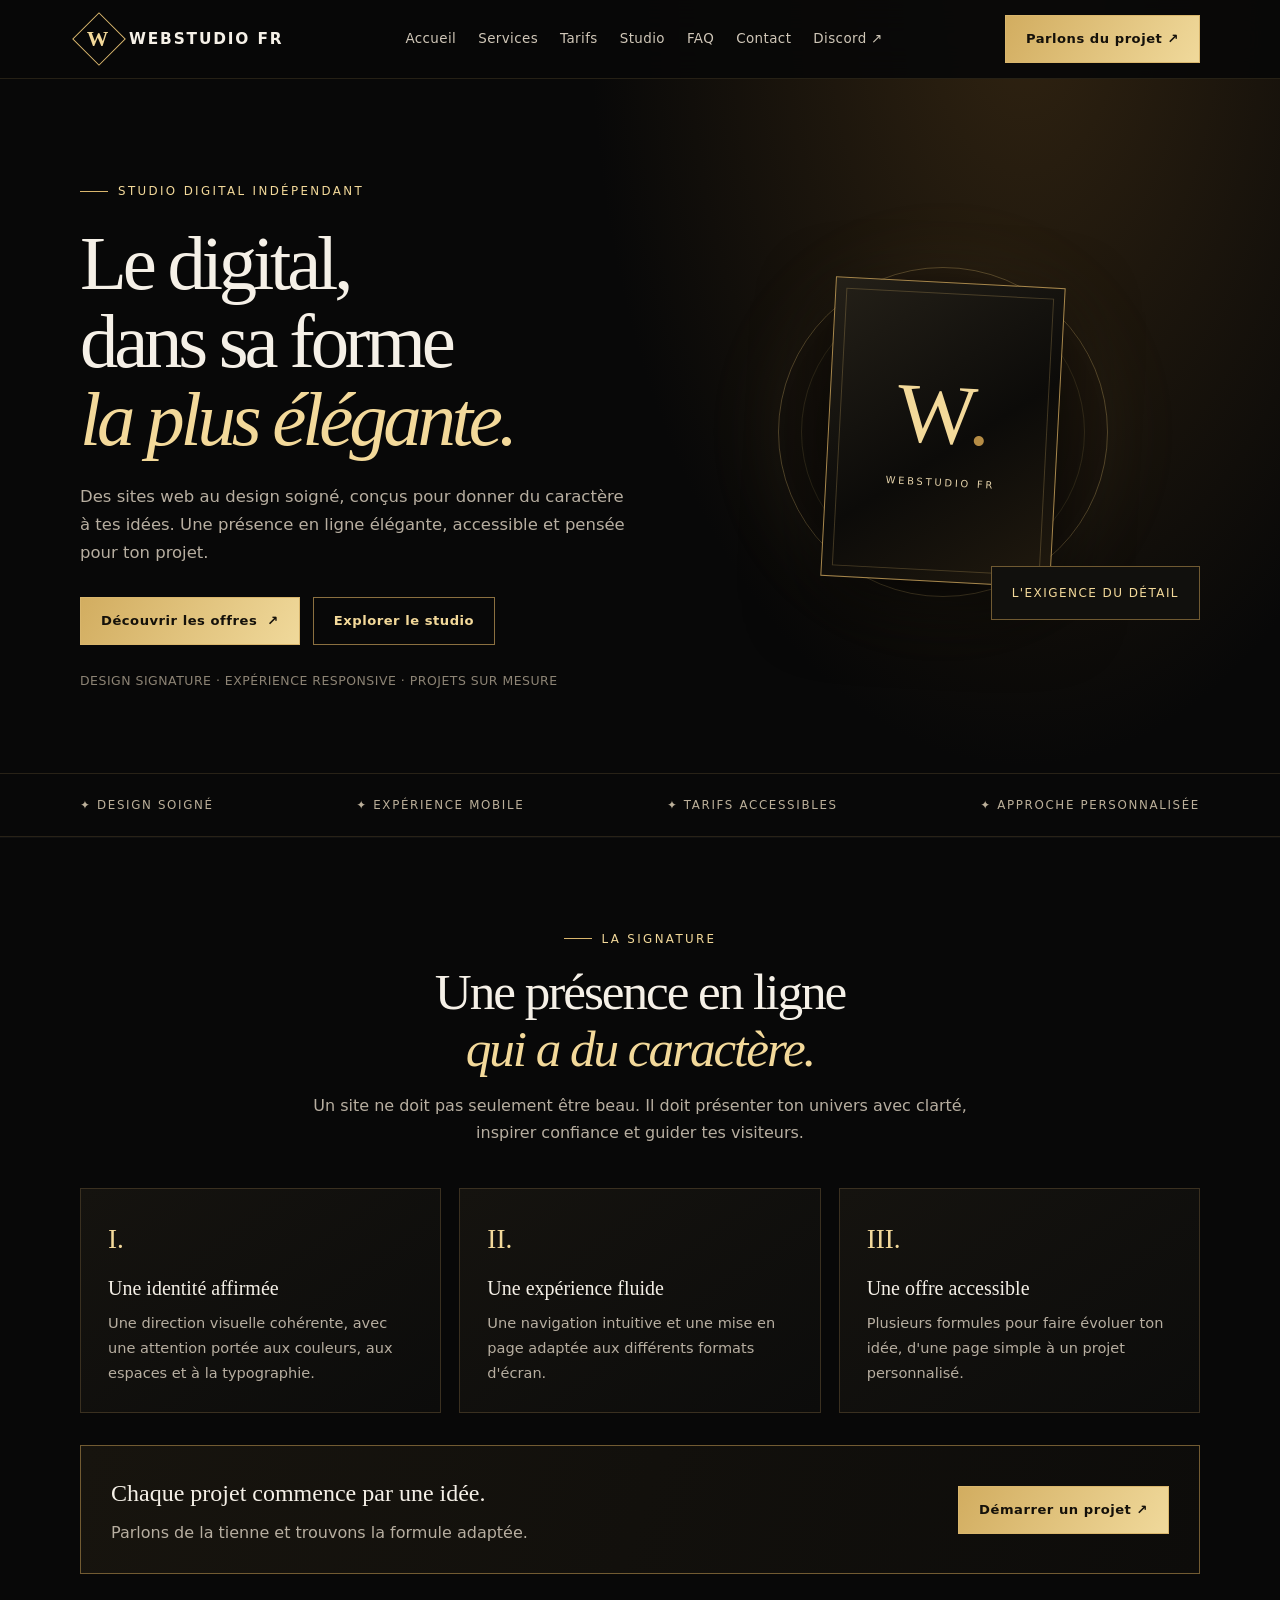
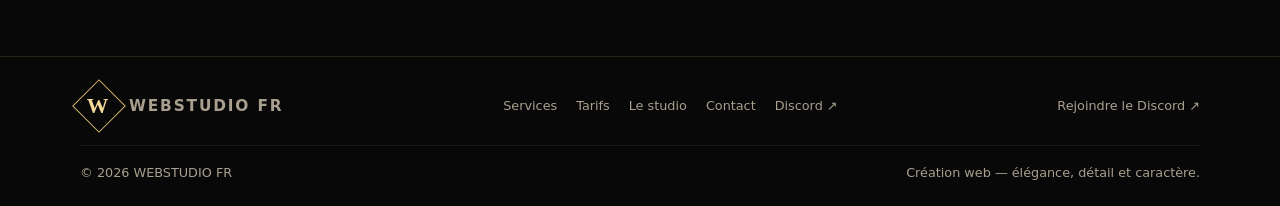
<file: index.html>
<!doctype html><html lang="fr"><head><meta charset="utf-8"><meta name="viewport" content="width=device-width, initial-scale=1"><meta name="description" content="WEBSTUDIO FR — création de sites web élégants et personnalisés."><title>Accueil | WEBSTUDIO FR</title><link rel="stylesheet" href="style.css"></head><body><header><div class="wrap nav"><a class="brand" href="index.html"><span class="logo"><span>W</span></span> WEBSTUDIO FR</a><nav class="links" aria-label="Navigation"><a href="index.html">Accueil</a><a href="services.html">Services</a><a href="tarifs.html">Tarifs</a><a href="apropos.html">Studio</a><a href="faq.html">FAQ</a><a href="contact.html">Contact</a><a href="https://discord.gg/JZrf6BuKq" target="_blank" rel="noopener noreferrer">Discord ↗</a></nav><a class="btn" href="contact.html">Parlons du projet ↗</a></div></header><main><section class="wrap hero"><div><span class="eyebrow">Studio digital indépendant</span><h1>Le digital,<br>dans sa forme<br><span class="gold">la plus élégante.</span></h1><p class="lead">Des sites web au design soigné, conçus pour donner du caractère à tes idées. Une présence en ligne élégante, accessible et pensée pour ton projet.</p><div class="actions"><a class="btn" href="tarifs.html">Découvrir les offres <span>↗</span></a><a class="btn outline" href="services.html">Explorer le studio</a></div><div class="hero-note">DESIGN SIGNATURE · EXPÉRIENCE RESPONSIVE · PROJETS SUR MESURE</div></div><div class="art"><div class="halo"></div><div class="monogram"><div class="big">W<span style="color:#b58c45">.</span></div><small>WEBSTUDIO FR</small></div><div class="floating">L'EXIGENCE DU DÉTAIL</div></div></section><div class="strip"><div class="wrap stripin"><span>✦ Design soigné</span><span>✦ Expérience mobile</span><span>✦ Tarifs accessibles</span><span>✦ Approche personnalisée</span></div></div>
<section class="section"><div class="wrap"><div class="section-head"><span class="eyebrow">La signature</span><h2>Une présence en ligne<br><span class="gold">qui a du caractère.</span></h2><p>Un site ne doit pas seulement être beau. Il doit présenter ton univers avec clarté, inspirer confiance et guider tes visiteurs.</p></div><div class="grid3"><article class="service"><div class="symbol">I.</div><h3>Une identité affirmée</h3><p>Une direction visuelle cohérente, avec une attention portée aux couleurs, aux espaces et à la typographie.</p></article><article class="service"><div class="symbol">II.</div><h3>Une expérience fluide</h3><p>Une navigation intuitive et une mise en page adaptée aux différents formats d'écran.</p></article><article class="service"><div class="symbol">III.</div><h3>Une offre accessible</h3><p>Plusieurs formules pour faire évoluer ton idée, d'une page simple à un projet personnalisé.</p></article></div><div class="cta"><div><h3>Chaque projet commence par une idée.</h3><p>Parlons de la tienne et trouvons la formule adaptée.</p></div><a class="btn" href="contact.html">Démarrer un projet ↗</a></div></div></section></main><footer><div class="wrap"><div class="foot"><a class="brand" href="index.html"><span class="logo"><span>W</span></span> WEBSTUDIO FR</a><nav class="footlinks"><a href="services.html">Services</a><a href="tarifs.html">Tarifs</a><a href="apropos.html">Le studio</a><a href="contact.html">Contact</a><a href="https://discord.gg/JZrf6BuKq" target="_blank" rel="noopener noreferrer">Discord ↗</a></nav><a href="https://discord.gg/JZrf6BuKq" target="_blank" rel="noopener noreferrer">Rejoindre le Discord ↗</a></div><div class="copyright"><span>© <span id="year"></span> WEBSTUDIO FR</span><span>Création web — élégance, détail et caractère.</span></div></div><script>document.getElementById('year').textContent=new Date().getFullYear()</script></footer></body></html>
</file>
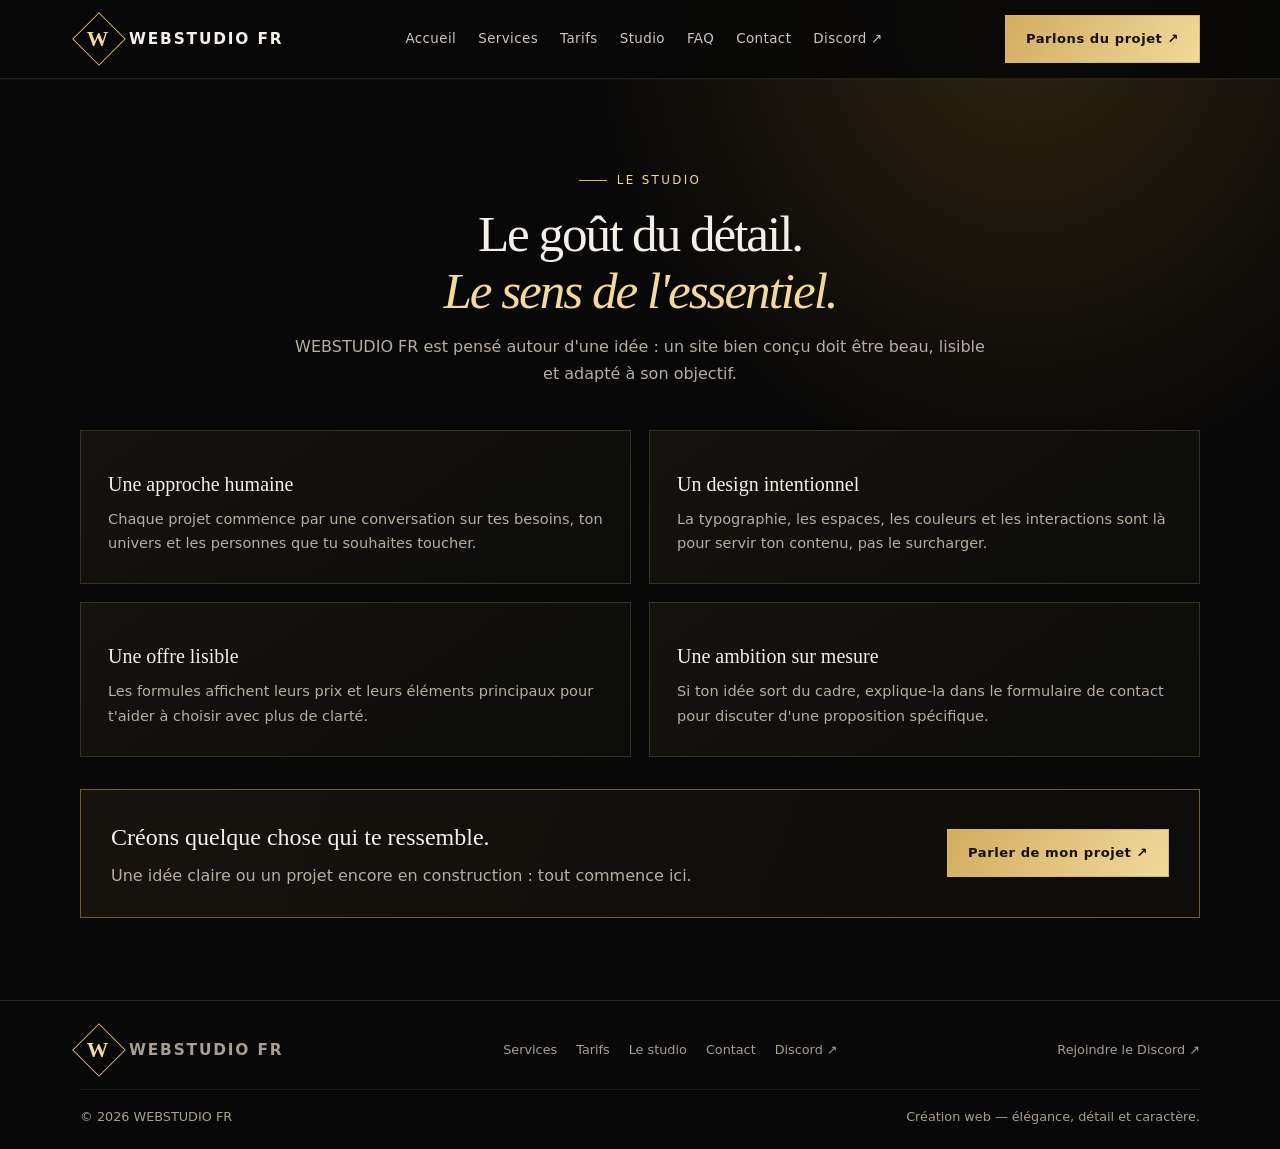
<file: apropos.html>
<!doctype html><html lang="fr"><head><meta charset="utf-8"><meta name="viewport" content="width=device-width, initial-scale=1"><meta name="description" content="WEBSTUDIO FR — création de sites web élégants et personnalisés."><title>Le studio | WEBSTUDIO FR</title><link rel="stylesheet" href="style.css"></head><body><header><div class="wrap nav"><a class="brand" href="index.html"><span class="logo"><span>W</span></span> WEBSTUDIO FR</a><nav class="links" aria-label="Navigation"><a href="index.html">Accueil</a><a href="services.html">Services</a><a href="tarifs.html">Tarifs</a><a href="apropos.html">Studio</a><a href="faq.html">FAQ</a><a href="contact.html">Contact</a><a href="https://discord.gg/JZrf6BuKq" target="_blank" rel="noopener noreferrer">Discord ↗</a></nav><a class="btn" href="contact.html">Parlons du projet ↗</a></div></header><main><section class="section"><div class="wrap"><div class="section-head"><span class="eyebrow">Le studio</span><h1>Le goût du détail.<br><span class="gold">Le sens de l'essentiel.</span></h1><p>WEBSTUDIO FR est pensé autour d'une idée : un site bien conçu doit être beau, lisible et adapté à son objectif.</p></div><div class="grid2"><article class="box"><h3>Une approche humaine</h3><p>Chaque projet commence par une conversation sur tes besoins, ton univers et les personnes que tu souhaites toucher.</p></article><article class="box"><h3>Un design intentionnel</h3><p>La typographie, les espaces, les couleurs et les interactions sont là pour servir ton contenu, pas le surcharger.</p></article><article class="box"><h3>Une offre lisible</h3><p>Les formules affichent leurs prix et leurs éléments principaux pour t'aider à choisir avec plus de clarté.</p></article><article class="box"><h3>Une ambition sur mesure</h3><p>Si ton idée sort du cadre, explique-la dans le formulaire de contact pour discuter d'une proposition spécifique.</p></article></div><div class="cta"><div><h3>Créons quelque chose qui te ressemble.</h3><p>Une idée claire ou un projet encore en construction : tout commence ici.</p></div><a class="btn" href="contact.html">Parler de mon projet ↗</a></div></div></section></main><footer><div class="wrap"><div class="foot"><a class="brand" href="index.html"><span class="logo"><span>W</span></span> WEBSTUDIO FR</a><nav class="footlinks"><a href="services.html">Services</a><a href="tarifs.html">Tarifs</a><a href="apropos.html">Le studio</a><a href="contact.html">Contact</a><a href="https://discord.gg/JZrf6BuKq" target="_blank" rel="noopener noreferrer">Discord ↗</a></nav><a href="https://discord.gg/JZrf6BuKq" target="_blank" rel="noopener noreferrer">Rejoindre le Discord ↗</a></div><div class="copyright"><span>© <span id="year"></span> WEBSTUDIO FR</span><span>Création web — élégance, détail et caractère.</span></div></div><script>document.getElementById('year').textContent=new Date().getFullYear()</script></footer></body></html>
</file>
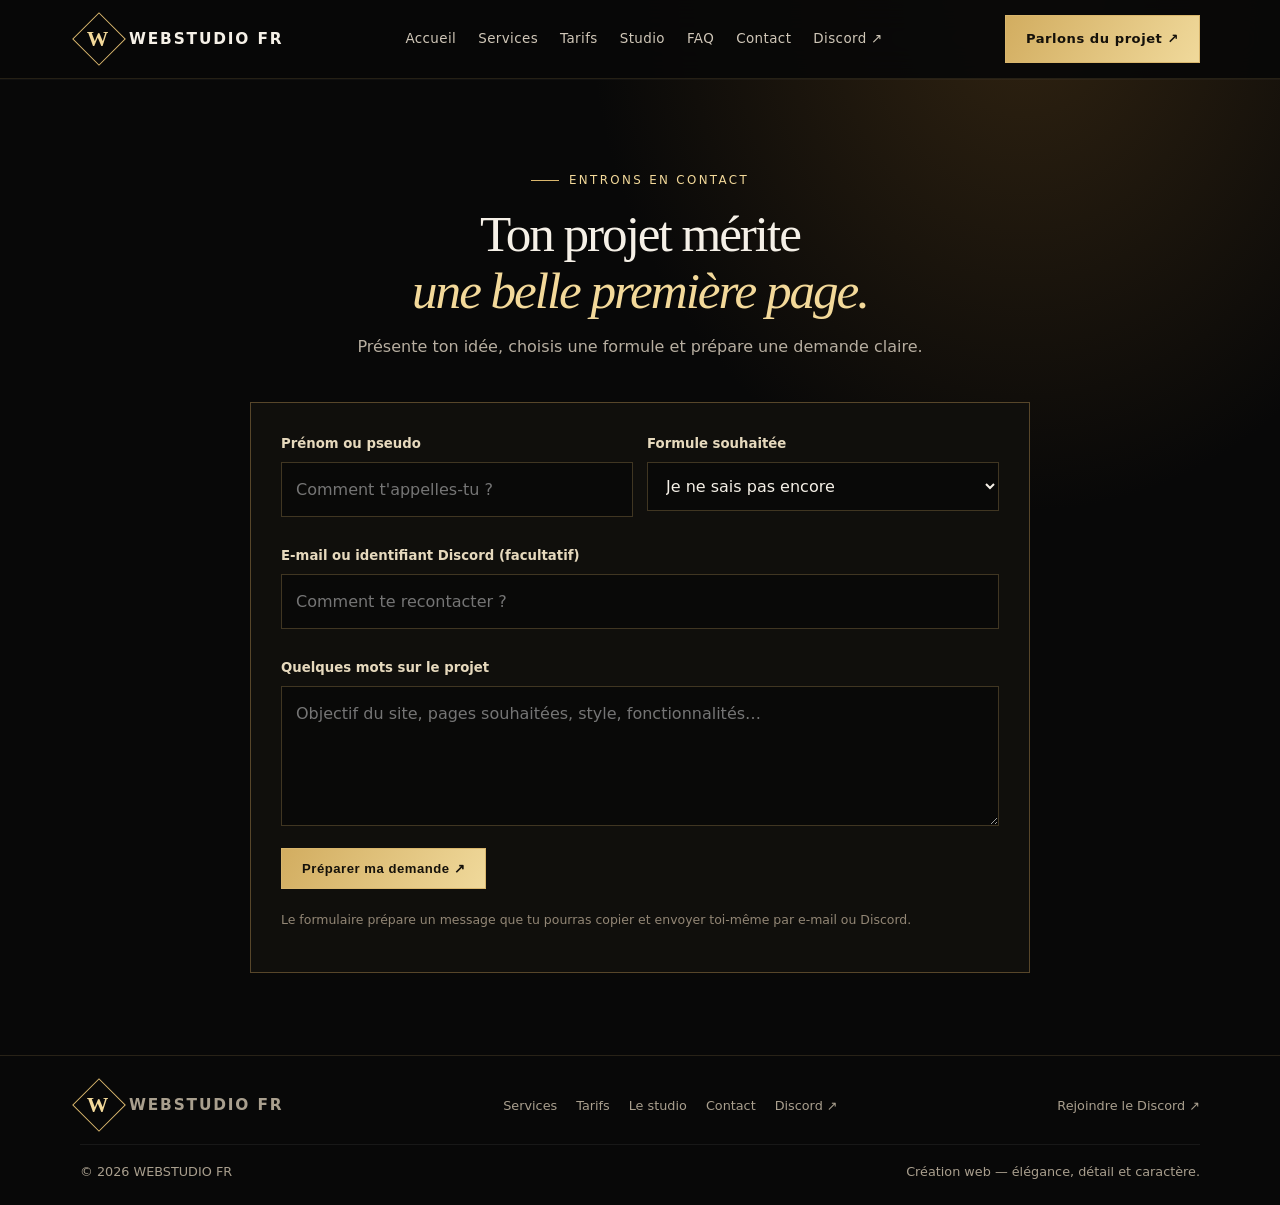
<file: contact.html>
<!doctype html><html lang="fr"><head><meta charset="utf-8"><meta name="viewport" content="width=device-width, initial-scale=1"><meta name="description" content="WEBSTUDIO FR — création de sites web élégants et personnalisés."><title>Contact | WEBSTUDIO FR</title><link rel="stylesheet" href="style.css"></head><body><header><div class="wrap nav"><a class="brand" href="index.html"><span class="logo"><span>W</span></span> WEBSTUDIO FR</a><nav class="links" aria-label="Navigation"><a href="index.html">Accueil</a><a href="services.html">Services</a><a href="tarifs.html">Tarifs</a><a href="apropos.html">Studio</a><a href="faq.html">FAQ</a><a href="contact.html">Contact</a><a href="https://discord.gg/JZrf6BuKq" target="_blank" rel="noopener noreferrer">Discord ↗</a></nav><a class="btn" href="contact.html">Parlons du projet ↗</a></div></header><main><section class="section"><div class="wrap"><div class="section-head"><span class="eyebrow">Entrons en contact</span><h1>Ton projet mérite<br><span class="gold">une belle première page.</span></h1><p>Présente ton idée, choisis une formule et prépare une demande claire.</p></div><form class="form" id="contactForm"><div class="formgrid"><div class="field"><label for="name">Prénom ou pseudo</label><input id="name" required placeholder="Comment t'appelles-tu ?"></div><div class="field"><label for="plan">Formule souhaitée</label><select id="plan"><option>Je ne sais pas encore</option><option>STARTER — 15 €</option><option>STANDARD — 30 €</option><option>PREMIUM — 50 €</option><option>SUR MESURE — dès 60 €</option></select></div><div class="field full"><label for="way">E-mail ou identifiant Discord (facultatif)</label><input id="way" placeholder="Comment te recontacter ?"></div><div class="field full"><label for="details">Quelques mots sur le projet</label><textarea id="details" required placeholder="Objectif du site, pages souhaitées, style, fonctionnalités…"></textarea></div></div><button class="btn" type="submit">Préparer ma demande ↗</button><p class="note" id="status">Le formulaire prépare un message que tu pourras copier et envoyer toi-même par e-mail ou Discord.</p><textarea id="result" hidden aria-label="Message à copier"></textarea></form></div></section><script>const params=new URLSearchParams(location.search);const offer=params.get('offre');const sel=document.getElementById('plan');if(offer){const opt=[...sel.options].find(o=>o.text.toLowerCase().startsWith(offer.toLowerCase()));if(opt)sel.value=opt.text}document.getElementById('contactForm').addEventListener('submit',async e=>{e.preventDefault();const msg=`Bonjour WEBSTUDIO FR !\nNom/pseudo : ${document.getElementById('name').value}\nContact : ${document.getElementById('way').value||'à préciser'}\nFormule : ${sel.value}\nProjet : ${document.getElementById('details').value}`;const out=document.getElementById('result');out.hidden=false;out.value=msg;try{await navigator.clipboard.writeText(msg);document.getElementById('status').textContent='Message copié ! Colle-le dans ton e-mail ou Discord pour l’envoyer.'}catch{document.getElementById('status').textContent='Ton message est affiché ci-dessous : sélectionne-le puis copie-le pour l’envoyer.'}})</script></main><footer><div class="wrap"><div class="foot"><a class="brand" href="index.html"><span class="logo"><span>W</span></span> WEBSTUDIO FR</a><nav class="footlinks"><a href="services.html">Services</a><a href="tarifs.html">Tarifs</a><a href="apropos.html">Le studio</a><a href="contact.html">Contact</a><a href="https://discord.gg/JZrf6BuKq" target="_blank" rel="noopener noreferrer">Discord ↗</a></nav><a href="https://discord.gg/JZrf6BuKq" target="_blank" rel="noopener noreferrer">Rejoindre le Discord ↗</a></div><div class="copyright"><span>© <span id="year"></span> WEBSTUDIO FR</span><span>Création web — élégance, détail et caractère.</span></div></div><script>document.getElementById('year').textContent=new Date().getFullYear()</script></footer></body></html>
</file>
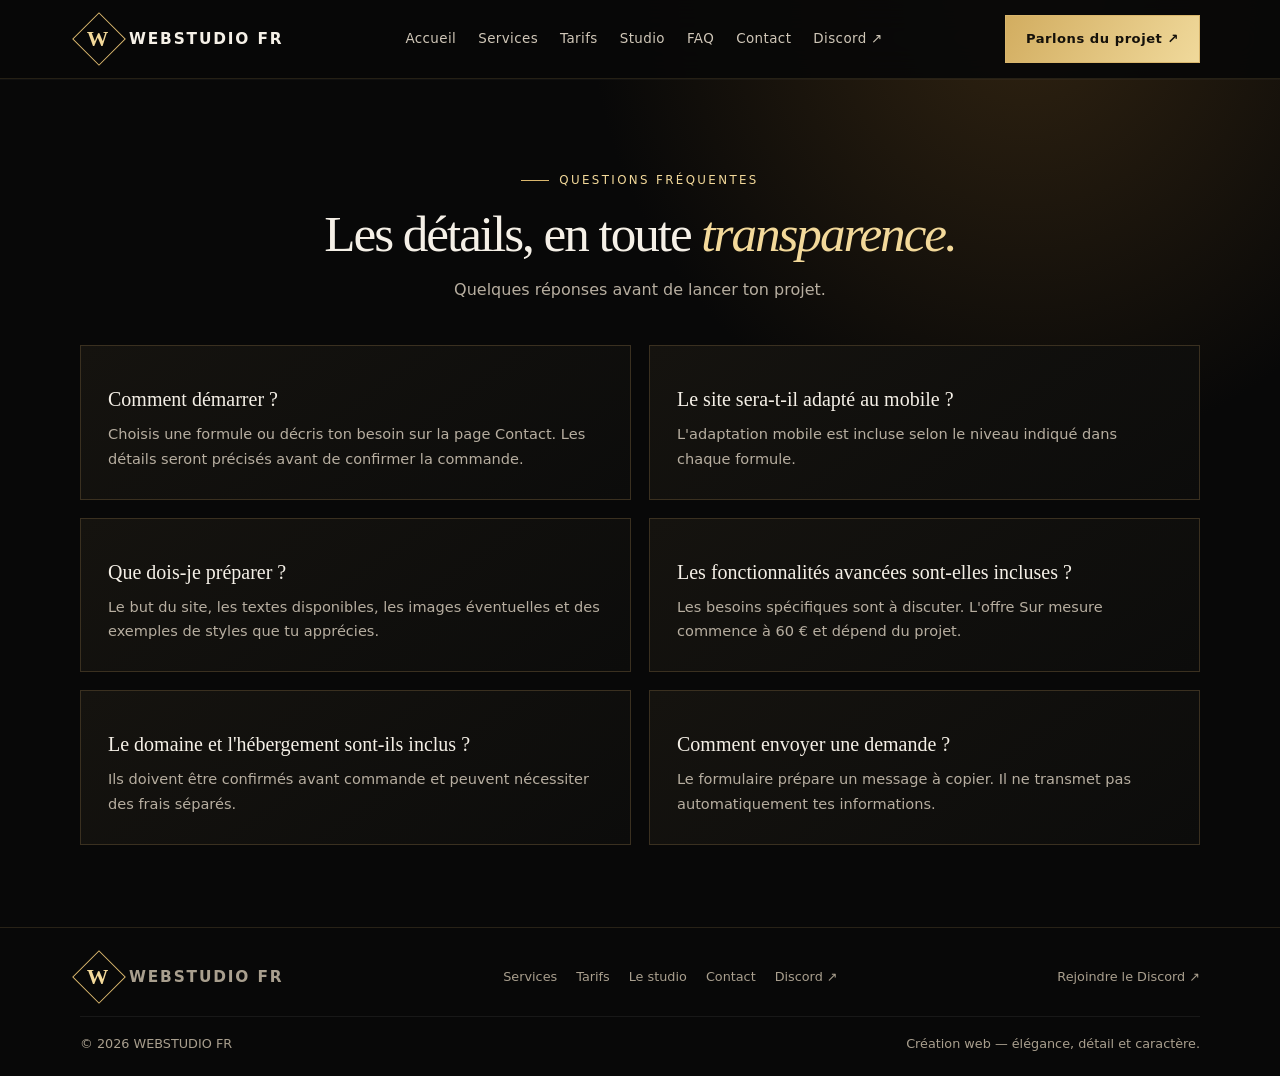
<file: faq.html>
<!doctype html><html lang="fr"><head><meta charset="utf-8"><meta name="viewport" content="width=device-width, initial-scale=1"><meta name="description" content="WEBSTUDIO FR — création de sites web élégants et personnalisés."><title>FAQ | WEBSTUDIO FR</title><link rel="stylesheet" href="style.css"></head><body><header><div class="wrap nav"><a class="brand" href="index.html"><span class="logo"><span>W</span></span> WEBSTUDIO FR</a><nav class="links" aria-label="Navigation"><a href="index.html">Accueil</a><a href="services.html">Services</a><a href="tarifs.html">Tarifs</a><a href="apropos.html">Studio</a><a href="faq.html">FAQ</a><a href="contact.html">Contact</a><a href="https://discord.gg/JZrf6BuKq" target="_blank" rel="noopener noreferrer">Discord ↗</a></nav><a class="btn" href="contact.html">Parlons du projet ↗</a></div></header><main><section class="section"><div class="wrap"><div class="section-head"><span class="eyebrow">Questions fréquentes</span><h1>Les détails, en toute <span class="gold">transparence.</span></h1><p>Quelques réponses avant de lancer ton projet.</p></div><div class="grid2"><article class="faq"><h3>Comment démarrer ?</h3><p>Choisis une formule ou décris ton besoin sur la page Contact. Les détails seront précisés avant de confirmer la commande.</p></article><article class="faq"><h3>Le site sera-t-il adapté au mobile ?</h3><p>L'adaptation mobile est incluse selon le niveau indiqué dans chaque formule.</p></article><article class="faq"><h3>Que dois-je préparer ?</h3><p>Le but du site, les textes disponibles, les images éventuelles et des exemples de styles que tu apprécies.</p></article><article class="faq"><h3>Les fonctionnalités avancées sont-elles incluses ?</h3><p>Les besoins spécifiques sont à discuter. L'offre Sur mesure commence à 60 € et dépend du projet.</p></article><article class="faq"><h3>Le domaine et l'hébergement sont-ils inclus ?</h3><p>Ils doivent être confirmés avant commande et peuvent nécessiter des frais séparés.</p></article><article class="faq"><h3>Comment envoyer une demande ?</h3><p>Le formulaire prépare un message à copier. Il ne transmet pas automatiquement tes informations.</p></article></div></div></section></main><footer><div class="wrap"><div class="foot"><a class="brand" href="index.html"><span class="logo"><span>W</span></span> WEBSTUDIO FR</a><nav class="footlinks"><a href="services.html">Services</a><a href="tarifs.html">Tarifs</a><a href="apropos.html">Le studio</a><a href="contact.html">Contact</a><a href="https://discord.gg/JZrf6BuKq" target="_blank" rel="noopener noreferrer">Discord ↗</a></nav><a href="https://discord.gg/JZrf6BuKq" target="_blank" rel="noopener noreferrer">Rejoindre le Discord ↗</a></div><div class="copyright"><span>© <span id="year"></span> WEBSTUDIO FR</span><span>Création web — élégance, détail et caractère.</span></div></div><script>document.getElementById('year').textContent=new Date().getFullYear()</script></footer></body></html>
</file>
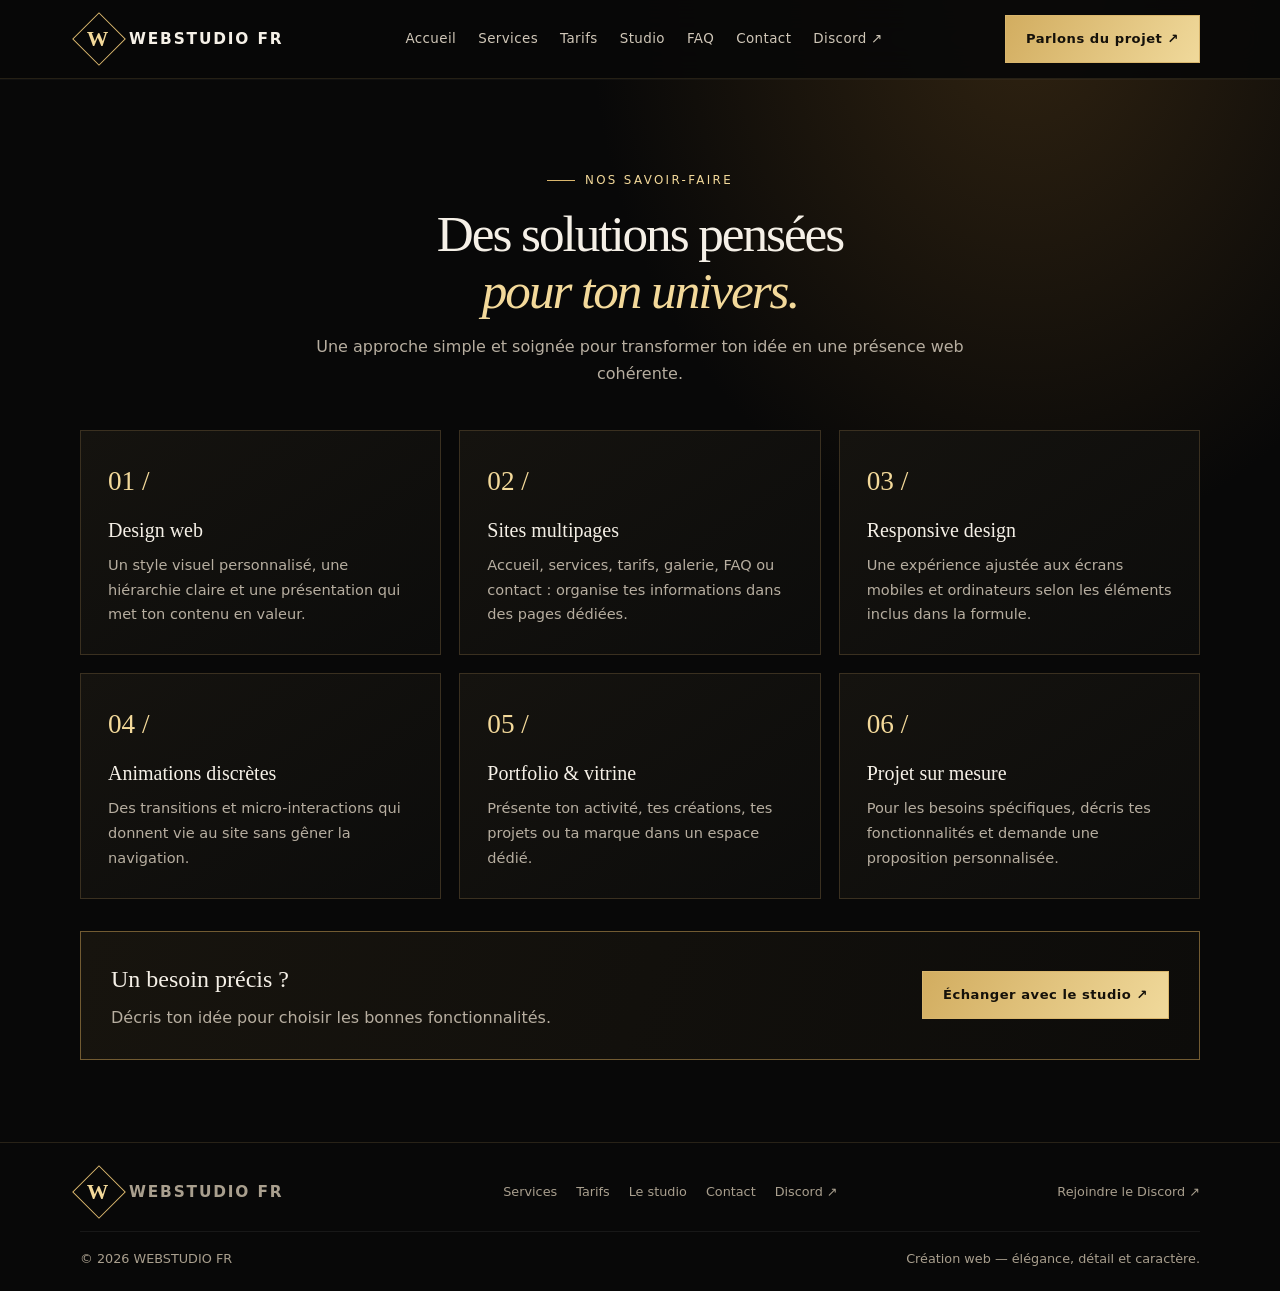
<file: services.html>
<!doctype html><html lang="fr"><head><meta charset="utf-8"><meta name="viewport" content="width=device-width, initial-scale=1"><meta name="description" content="WEBSTUDIO FR — création de sites web élégants et personnalisés."><title>Services | WEBSTUDIO FR</title><link rel="stylesheet" href="style.css"></head><body><header><div class="wrap nav"><a class="brand" href="index.html"><span class="logo"><span>W</span></span> WEBSTUDIO FR</a><nav class="links" aria-label="Navigation"><a href="index.html">Accueil</a><a href="services.html">Services</a><a href="tarifs.html">Tarifs</a><a href="apropos.html">Studio</a><a href="faq.html">FAQ</a><a href="contact.html">Contact</a><a href="https://discord.gg/JZrf6BuKq" target="_blank" rel="noopener noreferrer">Discord ↗</a></nav><a class="btn" href="contact.html">Parlons du projet ↗</a></div></header><main><section class="section"><div class="wrap"><div class="section-head"><span class="eyebrow">Nos savoir-faire</span><h1>Des solutions pensées<br><span class="gold">pour ton univers.</span></h1><p>Une approche simple et soignée pour transformer ton idée en une présence web cohérente.</p></div><div class="grid3"><article class="service"><div class="symbol">01 /</div><h3>Design web</h3><p>Un style visuel personnalisé, une hiérarchie claire et une présentation qui met ton contenu en valeur.</p></article><article class="service"><div class="symbol">02 /</div><h3>Sites multipages</h3><p>Accueil, services, tarifs, galerie, FAQ ou contact : organise tes informations dans des pages dédiées.</p></article><article class="service"><div class="symbol">03 /</div><h3>Responsive design</h3><p>Une expérience ajustée aux écrans mobiles et ordinateurs selon les éléments inclus dans la formule.</p></article><article class="service"><div class="symbol">04 /</div><h3>Animations discrètes</h3><p>Des transitions et micro-interactions qui donnent vie au site sans gêner la navigation.</p></article><article class="service"><div class="symbol">05 /</div><h3>Portfolio & vitrine</h3><p>Présente ton activité, tes créations, tes projets ou ta marque dans un espace dédié.</p></article><article class="service"><div class="symbol">06 /</div><h3>Projet sur mesure</h3><p>Pour les besoins spécifiques, décris tes fonctionnalités et demande une proposition personnalisée.</p></article></div><div class="cta"><div><h3>Un besoin précis ?</h3><p>Décris ton idée pour choisir les bonnes fonctionnalités.</p></div><a class="btn" href="contact.html">Échanger avec le studio ↗</a></div></div></section></main><footer><div class="wrap"><div class="foot"><a class="brand" href="index.html"><span class="logo"><span>W</span></span> WEBSTUDIO FR</a><nav class="footlinks"><a href="services.html">Services</a><a href="tarifs.html">Tarifs</a><a href="apropos.html">Le studio</a><a href="contact.html">Contact</a><a href="https://discord.gg/JZrf6BuKq" target="_blank" rel="noopener noreferrer">Discord ↗</a></nav><a href="https://discord.gg/JZrf6BuKq" target="_blank" rel="noopener noreferrer">Rejoindre le Discord ↗</a></div><div class="copyright"><span>© <span id="year"></span> WEBSTUDIO FR</span><span>Création web — élégance, détail et caractère.</span></div></div><script>document.getElementById('year').textContent=new Date().getFullYear()</script></footer></body></html>
</file>
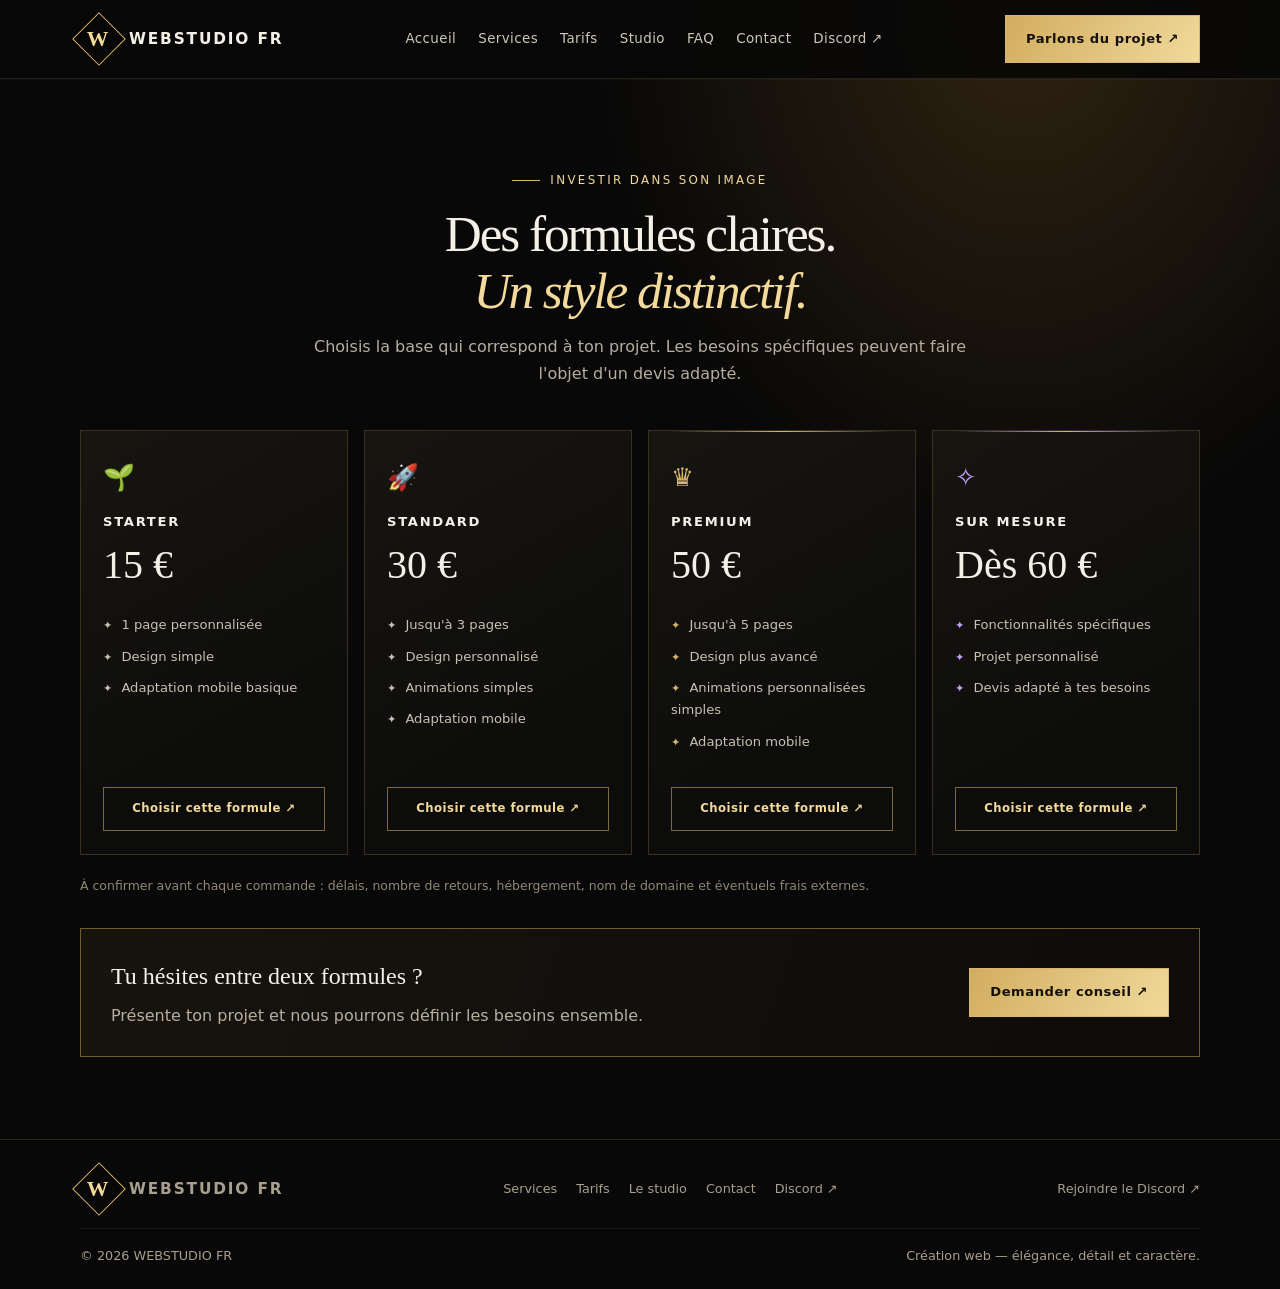
<file: tarifs.html>
<!doctype html><html lang="fr"><head><meta charset="utf-8"><meta name="viewport" content="width=device-width, initial-scale=1"><meta name="description" content="WEBSTUDIO FR — création de sites web élégants et personnalisés."><title>Tarifs | WEBSTUDIO FR</title><link rel="stylesheet" href="style.css"></head><body><header><div class="wrap nav"><a class="brand" href="index.html"><span class="logo"><span>W</span></span> WEBSTUDIO FR</a><nav class="links" aria-label="Navigation"><a href="index.html">Accueil</a><a href="services.html">Services</a><a href="tarifs.html">Tarifs</a><a href="apropos.html">Studio</a><a href="faq.html">FAQ</a><a href="contact.html">Contact</a><a href="https://discord.gg/JZrf6BuKq" target="_blank" rel="noopener noreferrer">Discord ↗</a></nav><a class="btn" href="contact.html">Parlons du projet ↗</a></div></header><main><section class="section"><div class="wrap"><div class="section-head"><span class="eyebrow">Investir dans son image</span><h1>Des formules claires.<br><span class="gold">Un style distinctif.</span></h1><p>Choisis la base qui correspond à ton projet. Les besoins spécifiques peuvent faire l'objet d'un devis adapté.</p></div><div class="cards"><article class="price-card" style="--accent:var(--green)"><div class="plan-icon">🌱</div><div class="plan">STARTER</div><div class="price">15 €</div><ul class="features"><li>1 page personnalisée</li><li>Design simple</li><li>Adaptation mobile basique</li></ul><a class="btn" href="contact.html?offre=STARTER">Choisir cette formule ↗</a></article><article class="price-card" style="--accent:var(--blue)"><div class="plan-icon">🚀</div><div class="plan">STANDARD</div><div class="price">30 €</div><ul class="features"><li>Jusqu'à 3 pages</li><li>Design personnalisé</li><li>Animations simples</li><li>Adaptation mobile</li></ul><a class="btn" href="contact.html?offre=STANDARD">Choisir cette formule ↗</a></article><article class="price-card" style="--accent:var(--gold)"><div class="plan-icon">♛</div><div class="plan">PREMIUM</div><div class="price">50 €</div><ul class="features"><li>Jusqu'à 5 pages</li><li>Design plus avancé</li><li>Animations personnalisées simples</li><li>Adaptation mobile</li></ul><a class="btn" href="contact.html?offre=PREMIUM">Choisir cette formule ↗</a></article><article class="price-card" style="--accent:#c6a1ff"><div class="plan-icon">✧</div><div class="plan">SUR MESURE</div><div class="price">Dès 60 €</div><ul class="features"><li>Fonctionnalités spécifiques</li><li>Projet personnalisé</li><li>Devis adapté à tes besoins</li></ul><a class="btn" href="contact.html?offre=SUR%20MESURE">Choisir cette formule ↗</a></article></div><p class="note">À confirmer avant chaque commande : délais, nombre de retours, hébergement, nom de domaine et éventuels frais externes.</p><div class="cta"><div><h3>Tu hésites entre deux formules ?</h3><p>Présente ton projet et nous pourrons définir les besoins ensemble.</p></div><a class="btn" href="contact.html">Demander conseil ↗</a></div></div></section></main><footer><div class="wrap"><div class="foot"><a class="brand" href="index.html"><span class="logo"><span>W</span></span> WEBSTUDIO FR</a><nav class="footlinks"><a href="services.html">Services</a><a href="tarifs.html">Tarifs</a><a href="apropos.html">Le studio</a><a href="contact.html">Contact</a><a href="https://discord.gg/JZrf6BuKq" target="_blank" rel="noopener noreferrer">Discord ↗</a></nav><a href="https://discord.gg/JZrf6BuKq" target="_blank" rel="noopener noreferrer">Rejoindre le Discord ↗</a></div><div class="copyright"><span>© <span id="year"></span> WEBSTUDIO FR</span><span>Création web — élégance, détail et caractère.</span></div></div><script>document.getElementById('year').textContent=new Date().getFullYear()</script></footer></body></html>
</file>
<file: style.css>
:root{--bg:#080808;--bg2:#0d0d0d;--panel:#12110f;--text:#f5f0e7;--muted:#b7aea0;--gold:#d9b66d;--gold2:#f3d99a;--line:#3a3020;--shadow:0 24px 70px #0009}
*{box-sizing:border-box}html{scroll-behavior:smooth}body{margin:0;background:radial-gradient(ellipse at 80% 0%,#302311 0,transparent 30%),var(--bg);color:var(--text);font-family:Inter,ui-sans-serif,system-ui,-apple-system,"Segoe UI",sans-serif;line-height:1.7}a{color:inherit;text-decoration:none}.wrap{width:min(1120px,calc(100% - 40px));margin:auto}
header{position:sticky;top:0;z-index:20;background:#080808ed;border-bottom:1px solid #d9b66d24;backdrop-filter:blur(16px)}.nav{height:78px;display:flex;align-items:center;justify-content:space-between;gap:20px}.brand{display:flex;align-items:center;gap:11px;font-weight:800;letter-spacing:.12em;font-size:.96rem}.logo{display:grid;place-items:center;width:38px;height:38px;border:1px solid var(--gold);color:var(--gold2);font-family:Georgia,serif;font-size:1.35rem;transform:rotate(45deg)}.logo span{transform:rotate(-45deg)}.links{display:flex;gap:22px;font-size:.84rem;letter-spacing:.03em;color:#d0c7b8}.links a{transition:color .2s}.links a:hover,.links a.active{color:var(--gold2)}.btn{display:inline-flex;align-items:center;justify-content:center;gap:10px;padding:12px 20px;border:1px solid var(--gold);background:linear-gradient(120deg,#d2ad60,#f0d99b);color:#15110a;font-size:.82rem;font-weight:850;letter-spacing:.04em;cursor:pointer;transition:all .25s}.btn:hover{transform:translateY(-3px);box-shadow:0 10px 30px #d9b66d25}.btn.outline{background:transparent;color:var(--gold2);border-color:#8b7040}.eyebrow{display:inline-flex;align-items:center;gap:10px;color:var(--gold2);font-size:.74rem;letter-spacing:.2em;text-transform:uppercase}.eyebrow:before{content:"";width:28px;height:1px;background:var(--gold)}.hero{padding:94px 0 82px;display:grid;grid-template-columns:1.03fr .97fr;align-items:center;gap:62px;min-height:590px}.hero h1{font-family:Georgia,"Times New Roman",serif;font-size:clamp(3.1rem,6vw,5.5rem);font-weight:400;line-height:1.02;letter-spacing:-.055em;margin:23px 0}.gold{color:var(--gold2);font-style:italic}.lead{max-width:550px;color:var(--muted);font-size:1.03rem}.actions{display:flex;gap:13px;flex-wrap:wrap;margin-top:30px}.hero-note{margin-top:25px;color:#8d8475;font-size:.78rem;letter-spacing:.04em}.art{position:relative;min-height:440px;display:grid;place-items:center}.halo{position:absolute;width:330px;height:330px;border:1px solid #d9b66d55;border-radius:50%;box-shadow:0 0 90px #d9b66d12,inset 0 0 90px #d9b66d09}.halo:before,.halo:after{content:"";position:absolute;inset:22px;border:1px solid #d9b66d28;border-radius:50%}.halo:after{inset:52px}.monogram{position:relative;width:230px;height:300px;border:1px solid #a7874c;background:linear-gradient(145deg,#242018,#0c0b09 55%,#20190e);box-shadow:var(--shadow);display:flex;flex-direction:column;align-items:center;justify-content:center;transform:rotate(3deg)}.monogram:before{content:"";position:absolute;inset:10px;border:1px solid #d9b66d40}.monogram .big{font-family:Georgia,serif;font-size:5.3rem;line-height:1;color:var(--gold2)}.monogram small{margin-top:18px;font-size:.62rem;letter-spacing:.28em;color:#e4d2aa}.floating{position:absolute;right:0;bottom:32px;padding:16px 20px;background:#11100d;border:1px solid #705a32;color:var(--gold2);font-size:.75rem;letter-spacing:.12em}.strip{border-top:1px solid #d9b66d26;border-bottom:1px solid #d9b66d26;padding:21px 0}.stripin{display:flex;justify-content:space-between;gap:20px;flex-wrap:wrap;color:#bcb09a;font-size:.74rem;letter-spacing:.14em;text-transform:uppercase}.section{padding:82px 0;border-top:1px solid #ffffff08}.section-head{text-align:center;max-width:700px;margin:0 auto 42px}.section-head h1,.section-head h2{font-family:Georgia,"Times New Roman",serif;font-size:clamp(2.3rem,4vw,3.7rem);font-weight:400;letter-spacing:-.04em;line-height:1.12;margin:14px 0}.section-head p{color:var(--muted);margin:0}.cards{display:grid;grid-template-columns:repeat(4,1fr);gap:16px}.price-card{position:relative;display:flex;flex-direction:column;padding:25px 22px 23px;border:1px solid var(--line);background:linear-gradient(150deg,#171510,#0c0c0b 75%);min-height:355px;transition:transform .25s,border-color .25s,box-shadow .25s}.price-card:before{content:"";position:absolute;top:0;left:20px;right:20px;height:1px;background:linear-gradient(90deg,transparent,var(--accent),transparent)}.price-card:hover{transform:translateY(-6px);border-color:var(--accent);box-shadow:0 20px 50px #0007}.plan-icon{font-size:1.6rem;color:var(--accent)}.plan{margin-top:12px;font-size:.82rem;font-weight:850;letter-spacing:.13em}.price{font-family:Georgia,serif;font-size:2.5rem;line-height:1.2;margin:8px 0 16px;color:var(--text)}.price small{font-family:Inter,system-ui,sans-serif;font-size:.8rem;color:var(--muted)}.features{padding:0;list-style:none;margin:0 0 25px;color:#c8c0b2;font-size:.82rem}.features li{margin:9px 0}.features li:before{content:"✦";color:var(--accent);margin-right:9px;font-size:.7rem}.price-card .btn{margin-top:auto;padding:11px 10px;background:transparent;color:var(--gold2);border-color:#80673c;font-size:.73rem}.price-card .btn:hover{background:var(--gold);color:#100d07}.grid3{display:grid;grid-template-columns:repeat(3,1fr);gap:18px}.service,.box,.faq{padding:27px;border:1px solid var(--line);background:linear-gradient(145deg,#15130f,#0c0c0b)}.service .symbol{font-family:Georgia,serif;color:var(--gold2);font-size:1.7rem}.service h3,.box h3,.faq h3{margin:9px 0 6px;font-family:Georgia,serif;font-size:1.25rem;font-weight:400}.service p,.box p,.faq p{margin:0;color:var(--muted);font-size:.91rem}.grid2{display:grid;grid-template-columns:1fr 1fr;gap:18px}.cta{display:flex;align-items:center;justify-content:space-between;gap:22px;margin-top:32px;padding:27px 30px;border:1px solid #725b32;background:linear-gradient(110deg,#17140e,#0d0c0a)}.cta h3{font-family:Georgia,serif;font-weight:400;font-size:1.5rem;margin:0}.cta p{margin:5px 0 0;color:var(--muted)}.form{max-width:780px;margin:auto;padding:30px;border:1px solid #57462a;background:#100f0c}.formgrid{display:grid;grid-template-columns:1fr 1fr;gap:14px}.field{margin-bottom:14px}.field.full{grid-column:1/-1}label{display:block;margin-bottom:6px;color:#e6d9bd;font-size:.83rem;font-weight:700}input,select,textarea{width:100%;padding:13px 14px;border:1px solid #403622;background:#090908;color:var(--text);font:inherit;border-radius:0}textarea{min-height:140px;resize:vertical}.muted{color:var(--muted)}footer{padding:30px 0 22px;border-top:1px solid #d9b66d26;color:#a99f8e;font-size:.8rem}.foot{display:flex;align-items:center;justify-content:space-between;gap:20px}.footlinks{display:flex;gap:19px;flex-wrap:wrap}.copyright{display:flex;justify-content:space-between;gap:12px;margin-top:20px;padding-top:16px;border-top:1px solid #ffffff10}.note{font-size:.78rem;color:#928675;margin-top:20px}
@media(max-width:900px){.hero{grid-template-columns:1fr;gap:20px;padding-top:65px}.art{min-height:380px}.cards{grid-template-columns:repeat(2,1fr)}.grid3{grid-template-columns:1fr 1fr}.links{gap:12px}}
@media(max-width:620px){.wrap{width:calc(100% - 30px)}.nav{height:auto;min-height:70px;flex-wrap:wrap;padding:12px 0}.brand{font-size:.83rem}.nav>.btn{padding:10px 12px;font-size:.72rem}.links{order:3;width:100%;justify-content:space-between;gap:7px;font-size:.75rem}.hero{padding:55px 0 48px;min-height:0}.hero h1{font-size:3.15rem}.art{min-height:330px}.halo{width:260px;height:260px}.monogram{width:185px;height:245px}.monogram .big{font-size:4.2rem}.floating{right:0;bottom:8px}.stripin{justify-content:center;text-align:center}.section{padding:55px 0}.cards,.grid3,.grid2,.formgrid{grid-template-columns:1fr}.field.full{grid-column:auto}.price-card{min-height:0}.cta,.foot,.copyright{align-items:flex-start;flex-direction:column}.form{padding:20px}}
</file>
